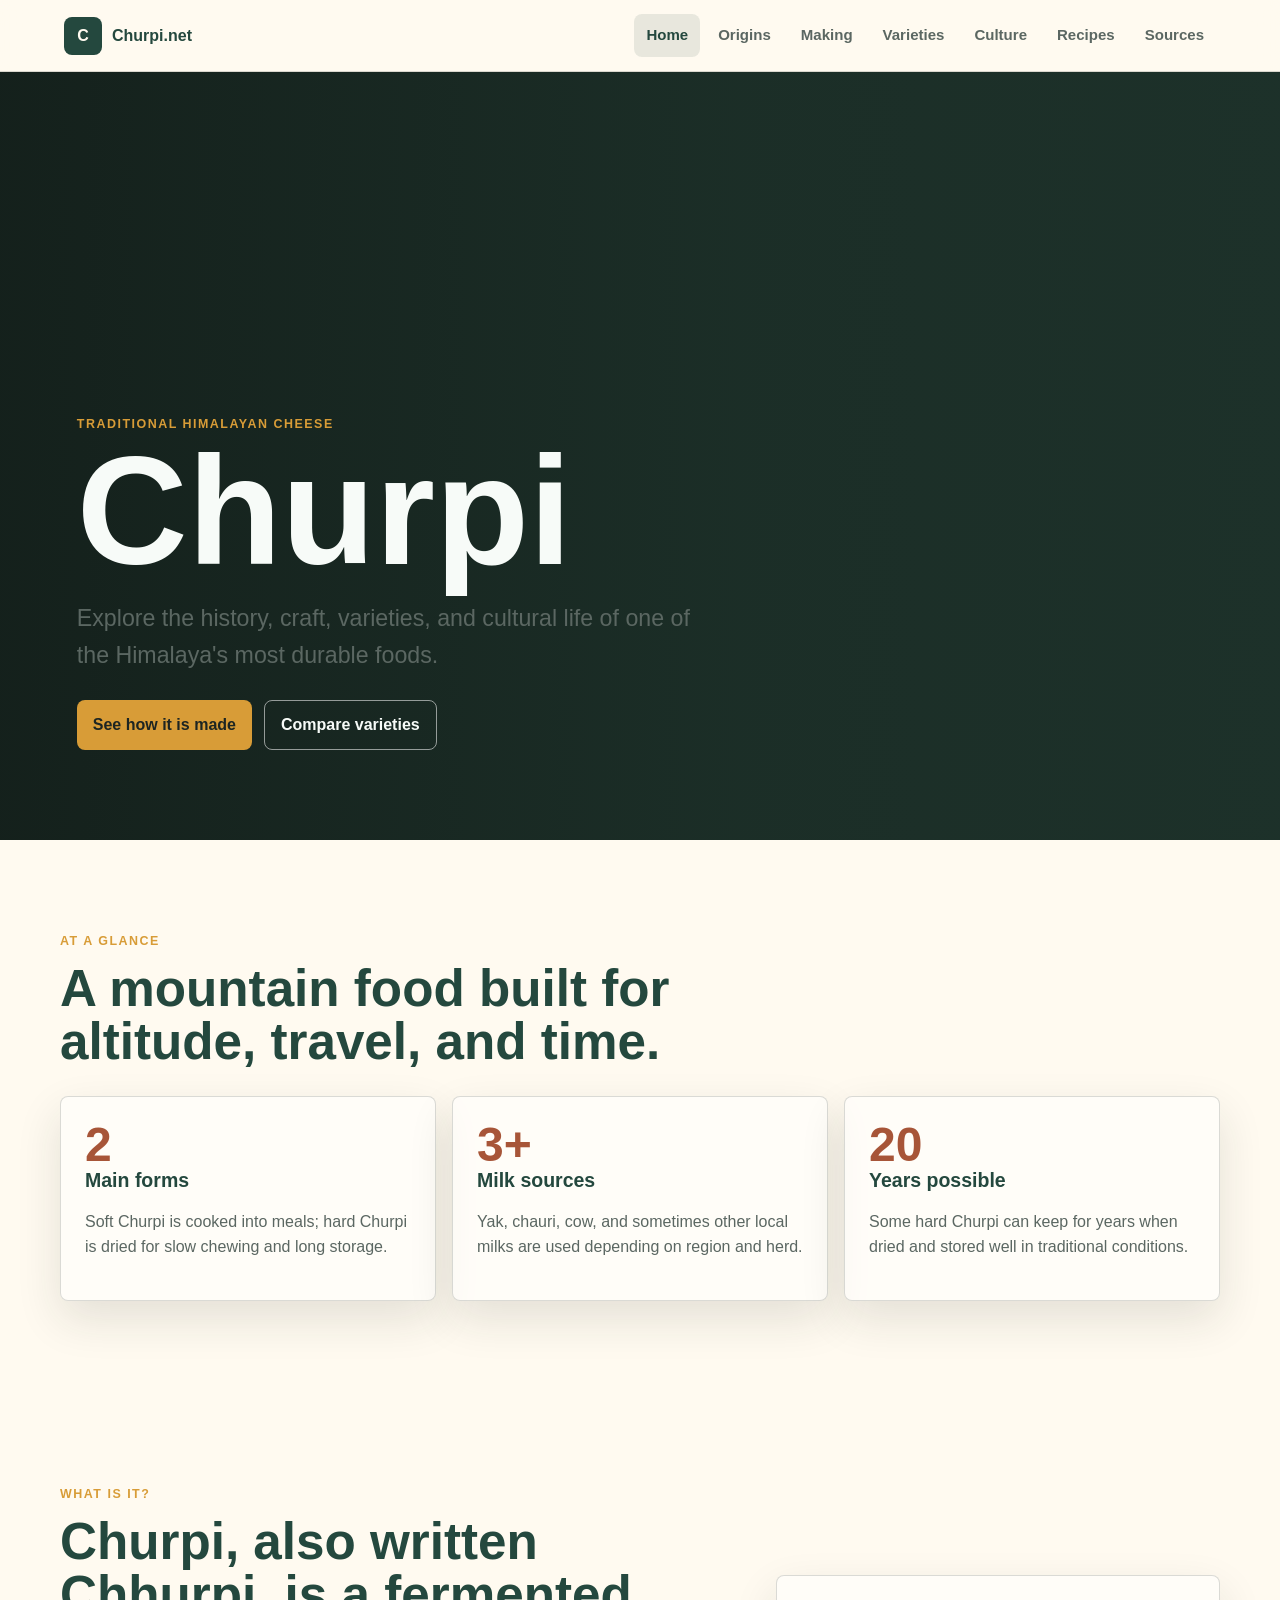
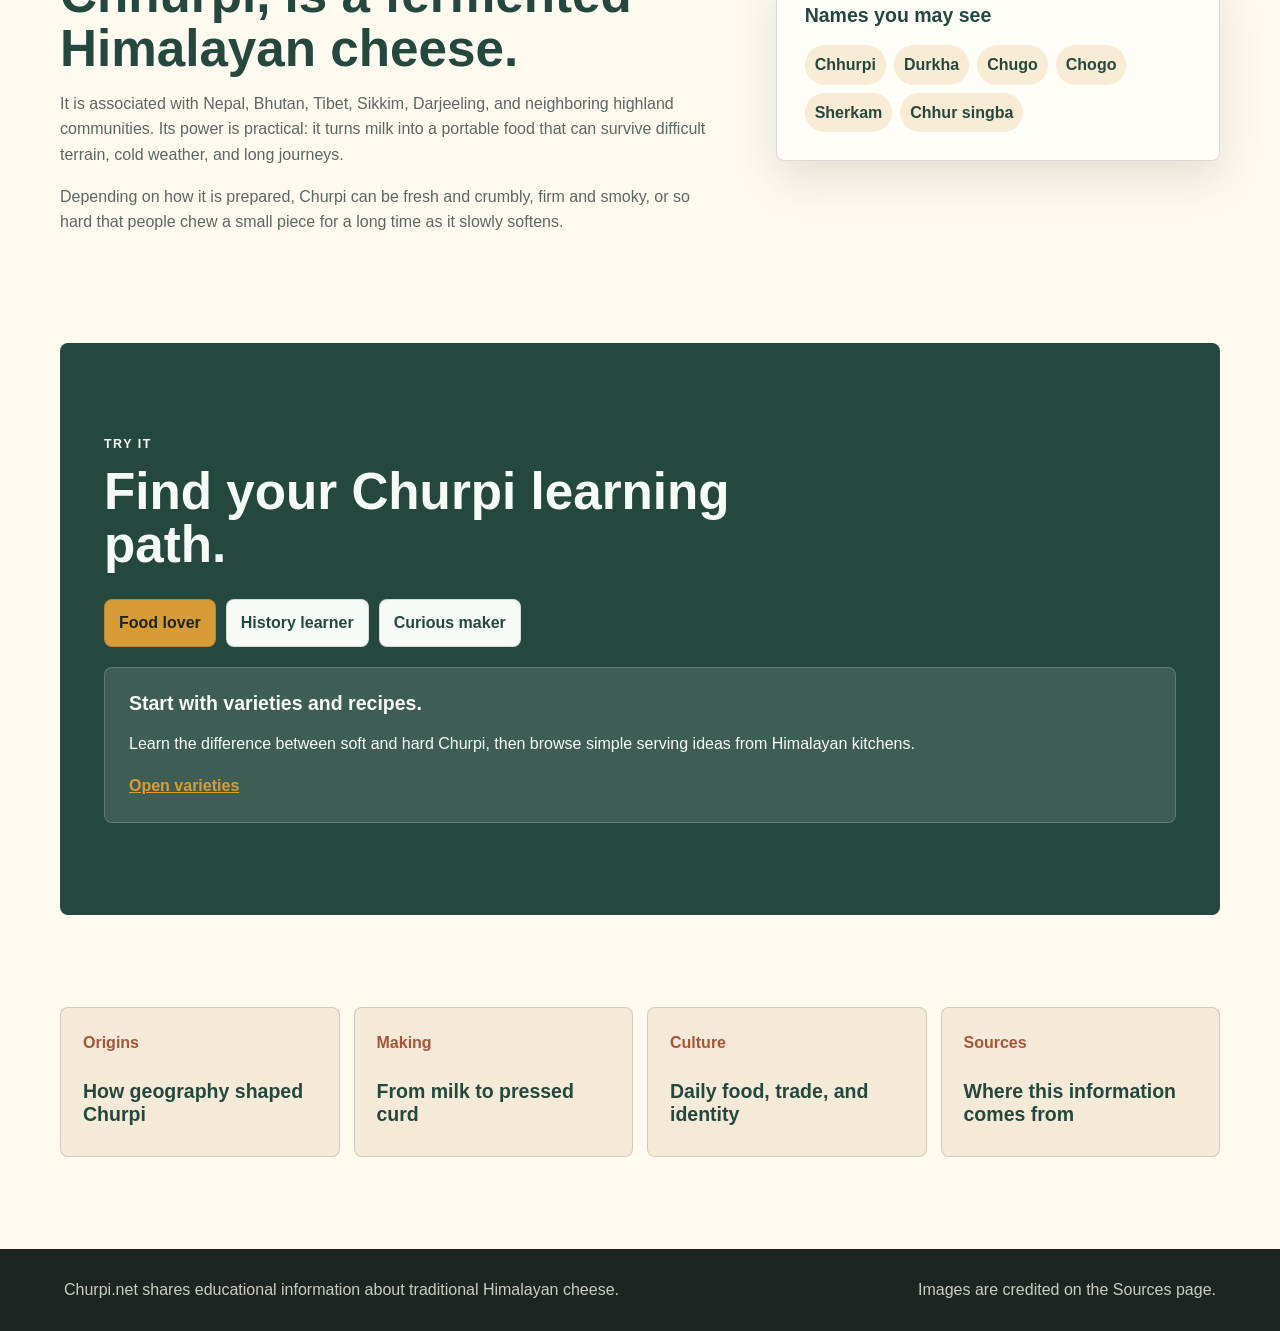
<file: index.html>
<!DOCTYPE html>
<html lang="en">
<head>
  <meta charset="UTF-8">
  <meta name="viewport" content="width=device-width, initial-scale=1.0">
  <meta name="description" content="Churpi.net is an educational guide to Churpi, the traditional Himalayan cheese also spelled Chhurpi, Durkha, Chugo, or Chogo.">
  <title>Churpi.net | Himalayan Cheese Knowledge</title>
  <link rel="preconnect" href="https://commons.wikimedia.org">
  <link rel="stylesheet" href="styles.css">
  <script defer src="script.js"></script>
</head>
<body>
  <header class="site-header">
    <a class="brand" href="index.html" aria-label="Churpi.net home">
      <span class="brand-mark">C</span>
      <span>Churpi.net</span>
    </a>
    <button class="nav-toggle" type="button" aria-expanded="false" aria-controls="site-nav">Menu</button>
    <nav id="site-nav" class="site-nav" aria-label="Main navigation">
      <a href="index.html">Home</a>
      <a href="origins.html">Origins</a>
      <a href="process.html">Making</a>
      <a href="varieties.html">Varieties</a>
      <a href="culture.html">Culture</a>
      <a href="recipes.html">Recipes</a>
      <a href="sources.html">Sources</a>
    </nav>
  </header>

  <main>
    <section class="hero home-hero">
      <div class="hero-media" aria-label="Hard Churpi cheese pieces photographed on a plate"></div>
      <div class="hero-content">
        <p class="eyebrow">Traditional Himalayan cheese</p>
        <h1>Churpi</h1>
        <p>Explore the history, craft, varieties, and cultural life of one of the Himalaya's most durable foods.</p>
        <div class="hero-actions">
          <a class="button primary" href="process.html">See how it is made</a>
          <a class="button ghost" href="varieties.html">Compare varieties</a>
        </div>
      </div>
    </section>

    <section class="quick-facts section-band">
      <div class="section-heading">
        <p class="eyebrow">At a glance</p>
        <h2>A mountain food built for altitude, travel, and time.</h2>
      </div>
      <div class="fact-grid">
        <article>
          <span class="fact-number">2</span>
          <h3>Main forms</h3>
          <p>Soft Churpi is cooked into meals; hard Churpi is dried for slow chewing and long storage.</p>
        </article>
        <article>
          <span class="fact-number">3+</span>
          <h3>Milk sources</h3>
          <p>Yak, chauri, cow, and sometimes other local milks are used depending on region and herd.</p>
        </article>
        <article>
          <span class="fact-number">20</span>
          <h3>Years possible</h3>
          <p>Some hard Churpi can keep for years when dried and stored well in traditional conditions.</p>
        </article>
      </div>
    </section>

    <section class="split-section">
      <div>
        <p class="eyebrow">What is it?</p>
        <h2>Churpi, also written Chhurpi, is a fermented Himalayan cheese.</h2>
        <p>It is associated with Nepal, Bhutan, Tibet, Sikkim, Darjeeling, and neighboring highland communities. Its power is practical: it turns milk into a portable food that can survive difficult terrain, cold weather, and long journeys.</p>
        <p>Depending on how it is prepared, Churpi can be fresh and crumbly, firm and smoky, or so hard that people chew a small piece for a long time as it slowly softens.</p>
      </div>
      <aside class="knowledge-card">
        <h3>Names you may see</h3>
        <div class="tag-cloud" aria-label="Alternative names for Churpi">
          <span>Chhurpi</span>
          <span>Durkha</span>
          <span>Chugo</span>
          <span>Chogo</span>
          <span>Sherkam</span>
          <span>Chhur singba</span>
        </div>
      </aside>
    </section>

    <section class="interactive-panel">
      <div class="section-heading">
        <p class="eyebrow">Try it</p>
        <h2>Find your Churpi learning path.</h2>
      </div>
      <div class="chooser" data-chooser>
        <div class="chooser-buttons" role="tablist" aria-label="Choose a learning path">
          <button type="button" class="active" data-choice="food">Food lover</button>
          <button type="button" data-choice="history">History learner</button>
          <button type="button" data-choice="maker">Curious maker</button>
        </div>
        <div class="chooser-output" aria-live="polite">
          <h3>Start with varieties and recipes.</h3>
          <p>Learn the difference between soft and hard Churpi, then browse simple serving ideas from Himalayan kitchens.</p>
          <a href="varieties.html">Open varieties</a>
        </div>
      </div>
    </section>

    <section class="link-grid" aria-label="Explore the site">
      <a href="origins.html">
        <span>Origins</span>
        <strong>How geography shaped Churpi</strong>
      </a>
      <a href="process.html">
        <span>Making</span>
        <strong>From milk to pressed curd</strong>
      </a>
      <a href="culture.html">
        <span>Culture</span>
        <strong>Daily food, trade, and identity</strong>
      </a>
      <a href="sources.html">
        <span>Sources</span>
        <strong>Where this information comes from</strong>
      </a>
    </section>
  </main>

  <footer class="site-footer">
    <p>Churpi.net shares educational information about traditional Himalayan cheese.</p>
    <p>Images are credited on the Sources page.</p>
  </footer>
</body>
</html>
</file>
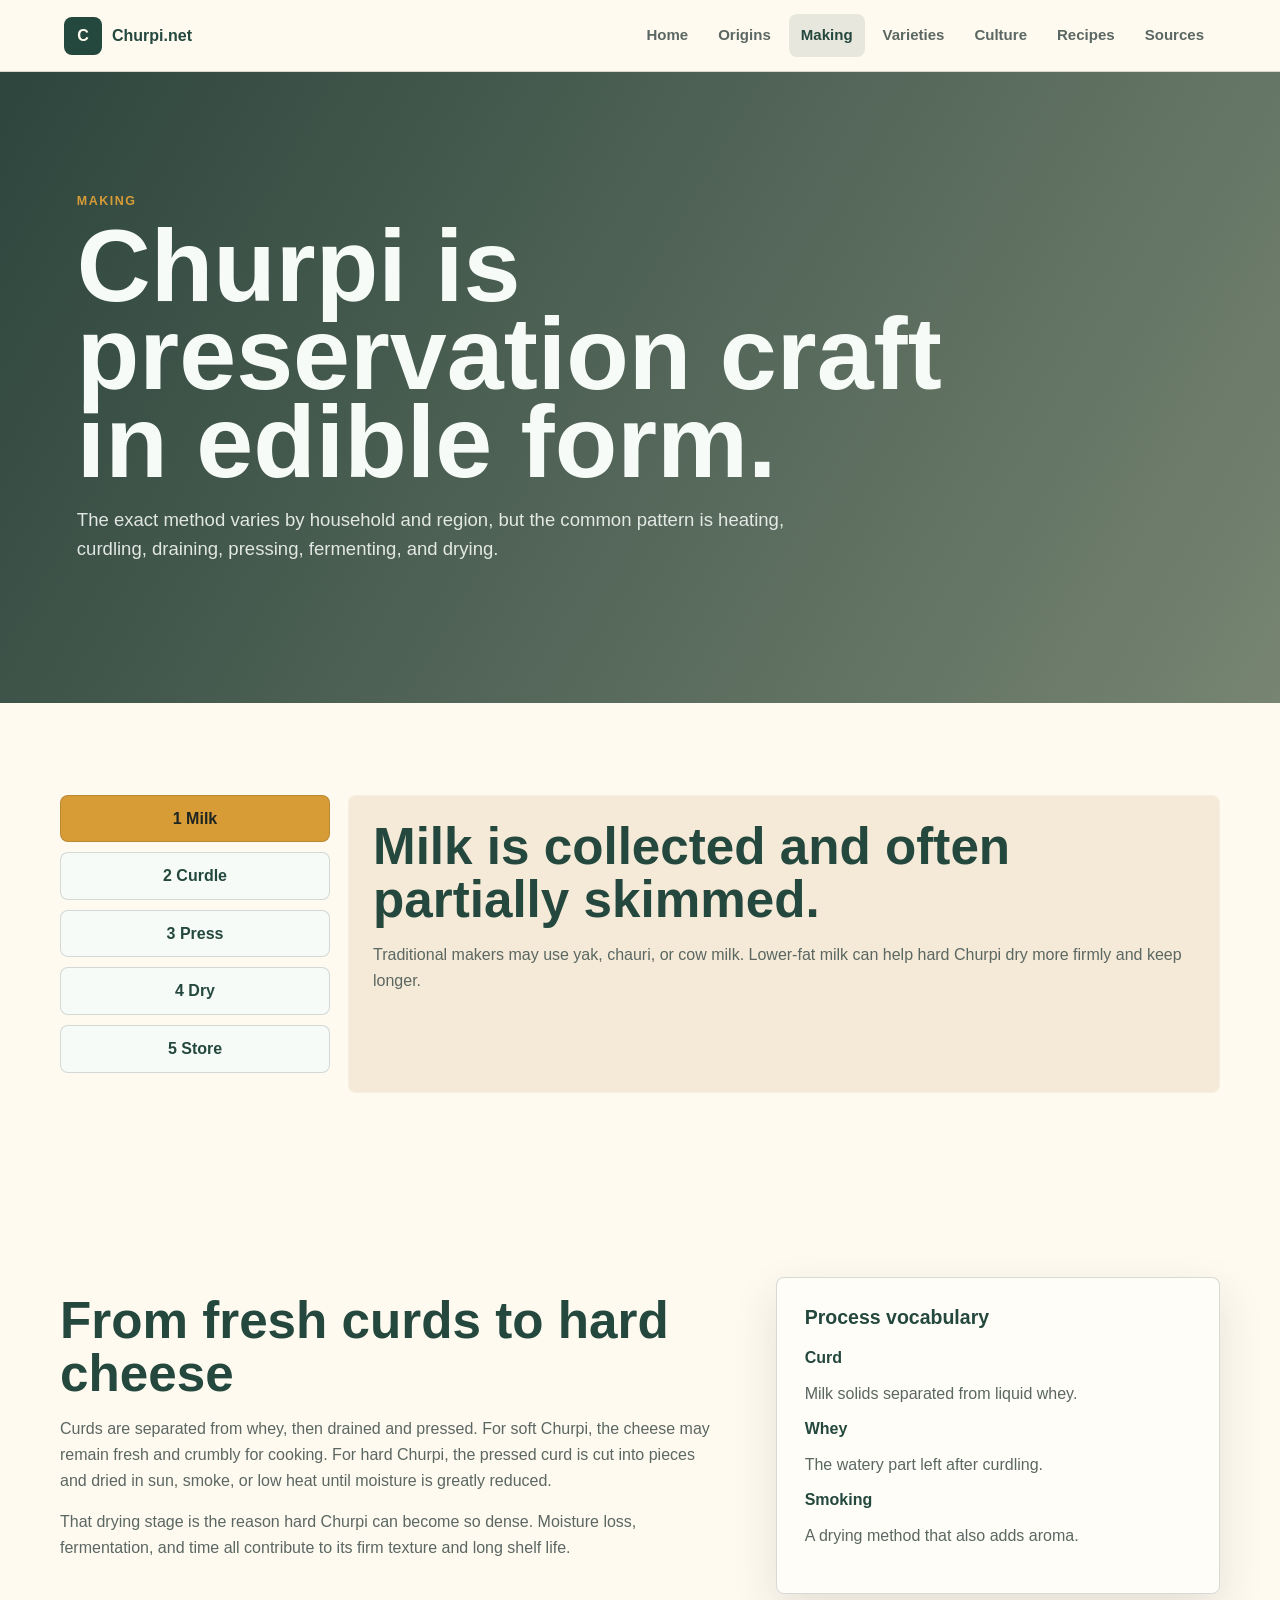
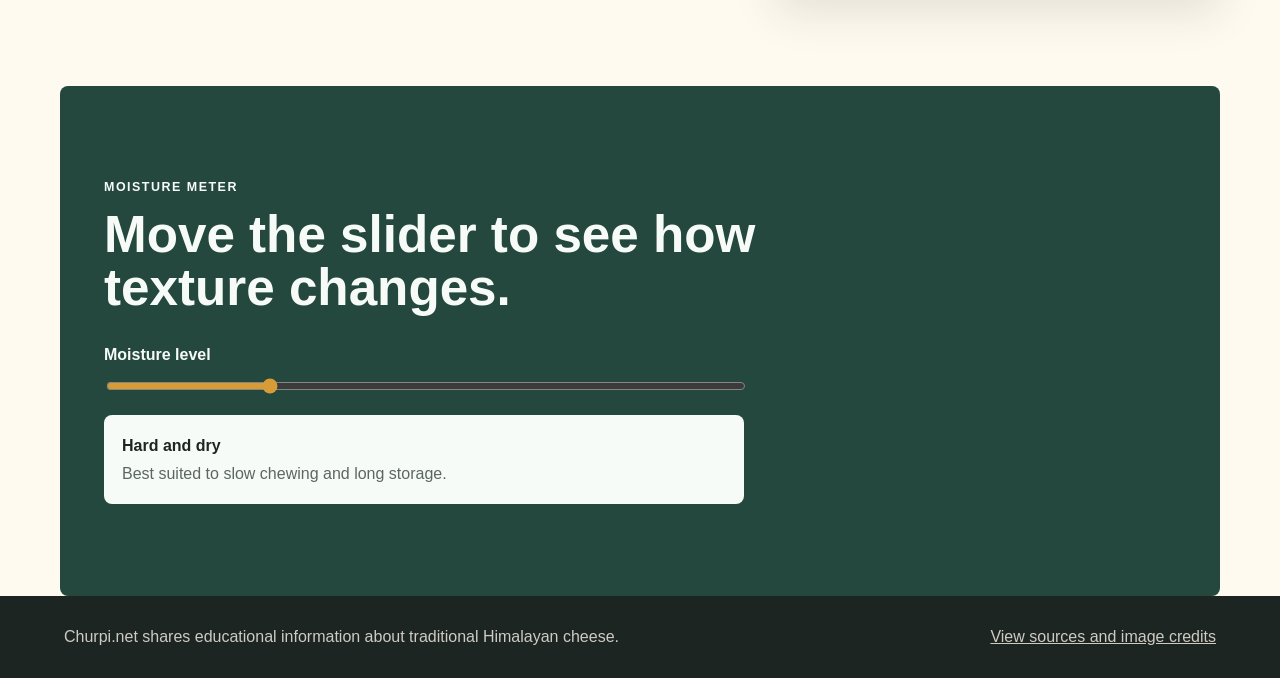
<file: process.html>
<!DOCTYPE html>
<html lang="en">
<head>
  <meta charset="UTF-8">
  <meta name="viewport" content="width=device-width, initial-scale=1.0">
  <meta name="description" content="Understand the traditional process used to make soft and hard Churpi.">
  <title>How Churpi Is Made | Churpi.net</title>
  <link rel="stylesheet" href="styles.css">
  <script defer src="script.js"></script>
</head>
<body>
  <header class="site-header">
    <a class="brand" href="index.html"><span class="brand-mark">C</span><span>Churpi.net</span></a>
    <button class="nav-toggle" type="button" aria-expanded="false" aria-controls="site-nav">Menu</button>
    <nav id="site-nav" class="site-nav" aria-label="Main navigation">
      <a href="index.html">Home</a><a href="origins.html">Origins</a><a href="process.html">Making</a><a href="varieties.html">Varieties</a><a href="culture.html">Culture</a><a href="recipes.html">Recipes</a><a href="sources.html">Sources</a>
    </nav>
  </header>

  <main>
    <section class="page-hero process-hero">
      <p class="eyebrow">Making</p>
      <h1>Churpi is preservation craft in edible form.</h1>
      <p>The exact method varies by household and region, but the common pattern is heating, curdling, draining, pressing, fermenting, and drying.</p>
    </section>

    <section class="process-board" data-process>
      <div class="process-steps" role="tablist" aria-label="Churpi making steps">
        <button class="active" type="button" data-step="milk">1 Milk</button>
        <button type="button" data-step="curd">2 Curdle</button>
        <button type="button" data-step="press">3 Press</button>
        <button type="button" data-step="dry">4 Dry</button>
        <button type="button" data-step="store">5 Store</button>
      </div>
      <div class="process-detail" aria-live="polite">
        <h2>Milk is collected and often partially skimmed.</h2>
        <p>Traditional makers may use yak, chauri, or cow milk. Lower-fat milk can help hard Churpi dry more firmly and keep longer.</p>
      </div>
    </section>

    <section class="split-section">
      <div>
        <h2>From fresh curds to hard cheese</h2>
        <p>Curds are separated from whey, then drained and pressed. For soft Churpi, the cheese may remain fresh and crumbly for cooking. For hard Churpi, the pressed curd is cut into pieces and dried in sun, smoke, or low heat until moisture is greatly reduced.</p>
        <p>That drying stage is the reason hard Churpi can become so dense. Moisture loss, fermentation, and time all contribute to its firm texture and long shelf life.</p>
      </div>
      <aside class="knowledge-card">
        <h3>Process vocabulary</h3>
        <dl class="mini-list">
          <dt>Curd</dt><dd>Milk solids separated from liquid whey.</dd>
          <dt>Whey</dt><dd>The watery part left after curdling.</dd>
          <dt>Smoking</dt><dd>A drying method that also adds aroma.</dd>
        </dl>
      </aside>
    </section>

    <section class="interactive-panel">
      <div class="section-heading">
        <p class="eyebrow">Moisture meter</p>
        <h2>Move the slider to see how texture changes.</h2>
      </div>
      <label class="slider-label" for="moisture">Moisture level</label>
      <input id="moisture" class="range" type="range" min="0" max="100" value="25" data-moisture>
      <div class="meter-output" aria-live="polite">
        <strong>Hard and dry</strong>
        <span>Best suited to slow chewing and long storage.</span>
      </div>
    </section>
  </main>

  <footer class="site-footer">
    <p>Churpi.net shares educational information about traditional Himalayan cheese.</p>
    <p><a href="sources.html">View sources and image credits</a></p>
  </footer>
</body>
</html>
</file>
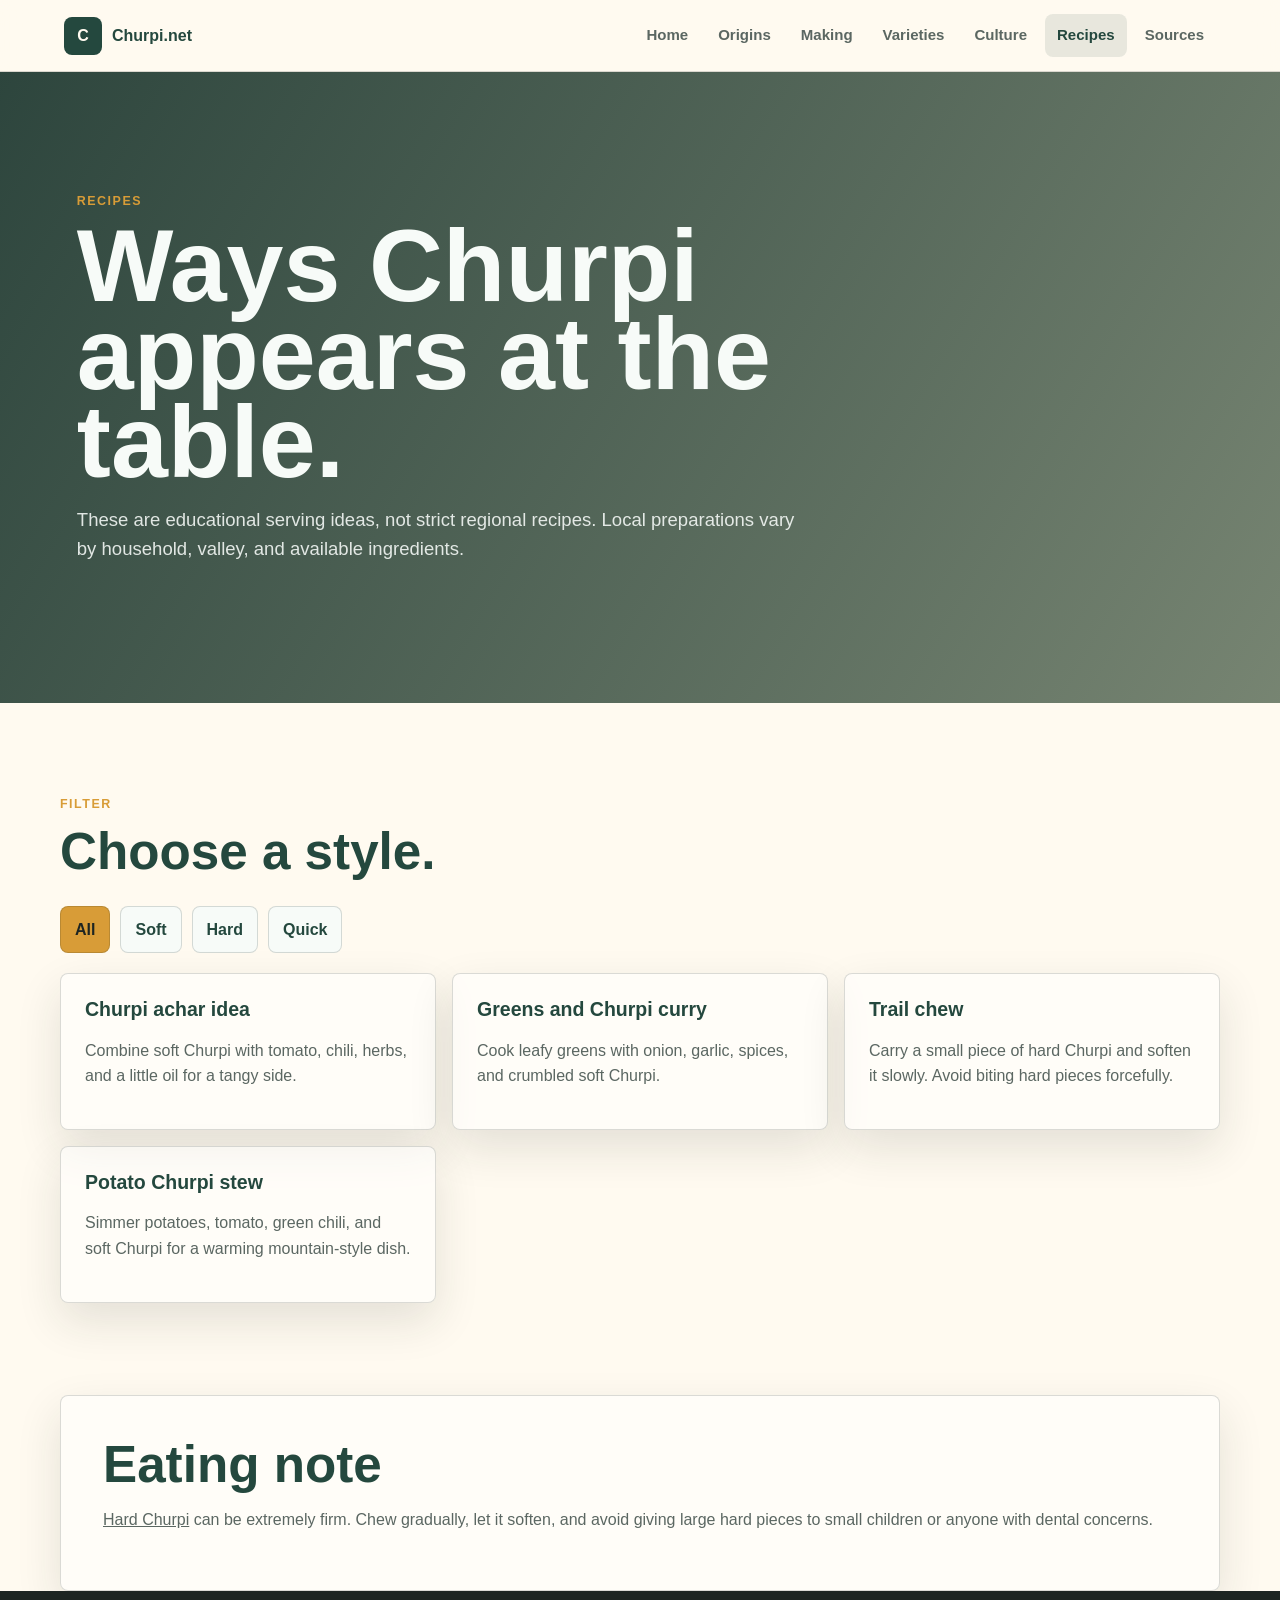
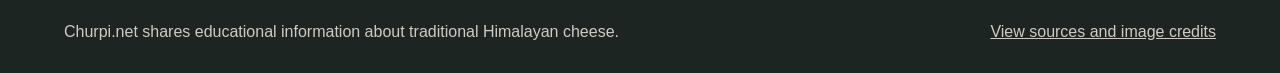
<file: recipes.html>
<!DOCTYPE html>
<html lang="en">
<head>
  <meta charset="UTF-8">
  <meta name="viewport" content="width=device-width, initial-scale=1.0">
  <meta name="description" content="Explore educational serving ideas and recipe concepts using soft and hard Churpi.">
  <title>Recipes and Serving Ideas | Churpi.net</title>
  <link rel="stylesheet" href="styles.css">
  <script defer src="script.js"></script>
</head>
<body>
  <header class="site-header">
    <a class="brand" href="index.html"><span class="brand-mark">C</span><span>Churpi.net</span></a>
    <button class="nav-toggle" type="button" aria-expanded="false" aria-controls="site-nav">Menu</button>
    <nav id="site-nav" class="site-nav" aria-label="Main navigation">
      <a href="index.html">Home</a><a href="origins.html">Origins</a><a href="process.html">Making</a><a href="varieties.html">Varieties</a><a href="culture.html">Culture</a><a href="recipes.html">Recipes</a><a href="sources.html">Sources</a>
    </nav>
  </header>

  <main>
    <section class="page-hero recipes-hero">
      <p class="eyebrow">Recipes</p>
      <h1>Ways Churpi appears at the table.</h1>
      <p>These are educational serving ideas, not strict regional recipes. Local preparations vary by household, valley, and available ingredients.</p>
    </section>

    <section class="recipe-filter" data-filter>
      <div class="section-heading">
        <p class="eyebrow">Filter</p>
        <h2>Choose a style.</h2>
      </div>
      <div class="filter-buttons" aria-label="Filter recipe cards">
        <button type="button" class="active" data-filter-value="all">All</button>
        <button type="button" data-filter-value="soft">Soft</button>
        <button type="button" data-filter-value="hard">Hard</button>
        <button type="button" data-filter-value="quick">Quick</button>
      </div>
      <div class="recipe-grid">
        <article data-tags="soft quick">
          <h3>Churpi achar idea</h3>
          <p>Combine soft Churpi with tomato, chili, herbs, and a little oil for a tangy side.</p>
        </article>
        <article data-tags="soft">
          <h3>Greens and Churpi curry</h3>
          <p>Cook leafy greens with onion, garlic, spices, and crumbled soft Churpi.</p>
        </article>
        <article data-tags="hard quick">
          <h3>Trail chew</h3>
          <p>Carry a small piece of hard Churpi and soften it slowly. Avoid biting hard pieces forcefully.</p>
        </article>
        <article data-tags="soft">
          <h3>Potato Churpi stew</h3>
          <p>Simmer potatoes, tomato, green chili, and soft Churpi for a warming mountain-style dish.</p>
        </article>
      </div>
    </section>

    <section class="safety-note">
      <h2>Eating note</h2>
      <p><a href="https://churpi.in/product/hard-churpi-400g/">Hard Churpi</a> can be extremely firm. Chew gradually, let it soften, and avoid giving large hard pieces to small children or anyone with dental concerns.</p>
    </section>
  </main>

  <footer class="site-footer">
    <p>Churpi.net shares educational information about traditional Himalayan cheese.</p>
    <p><a href="sources.html">View sources and image credits</a></p>
  </footer>
</body>
</html>
</file>
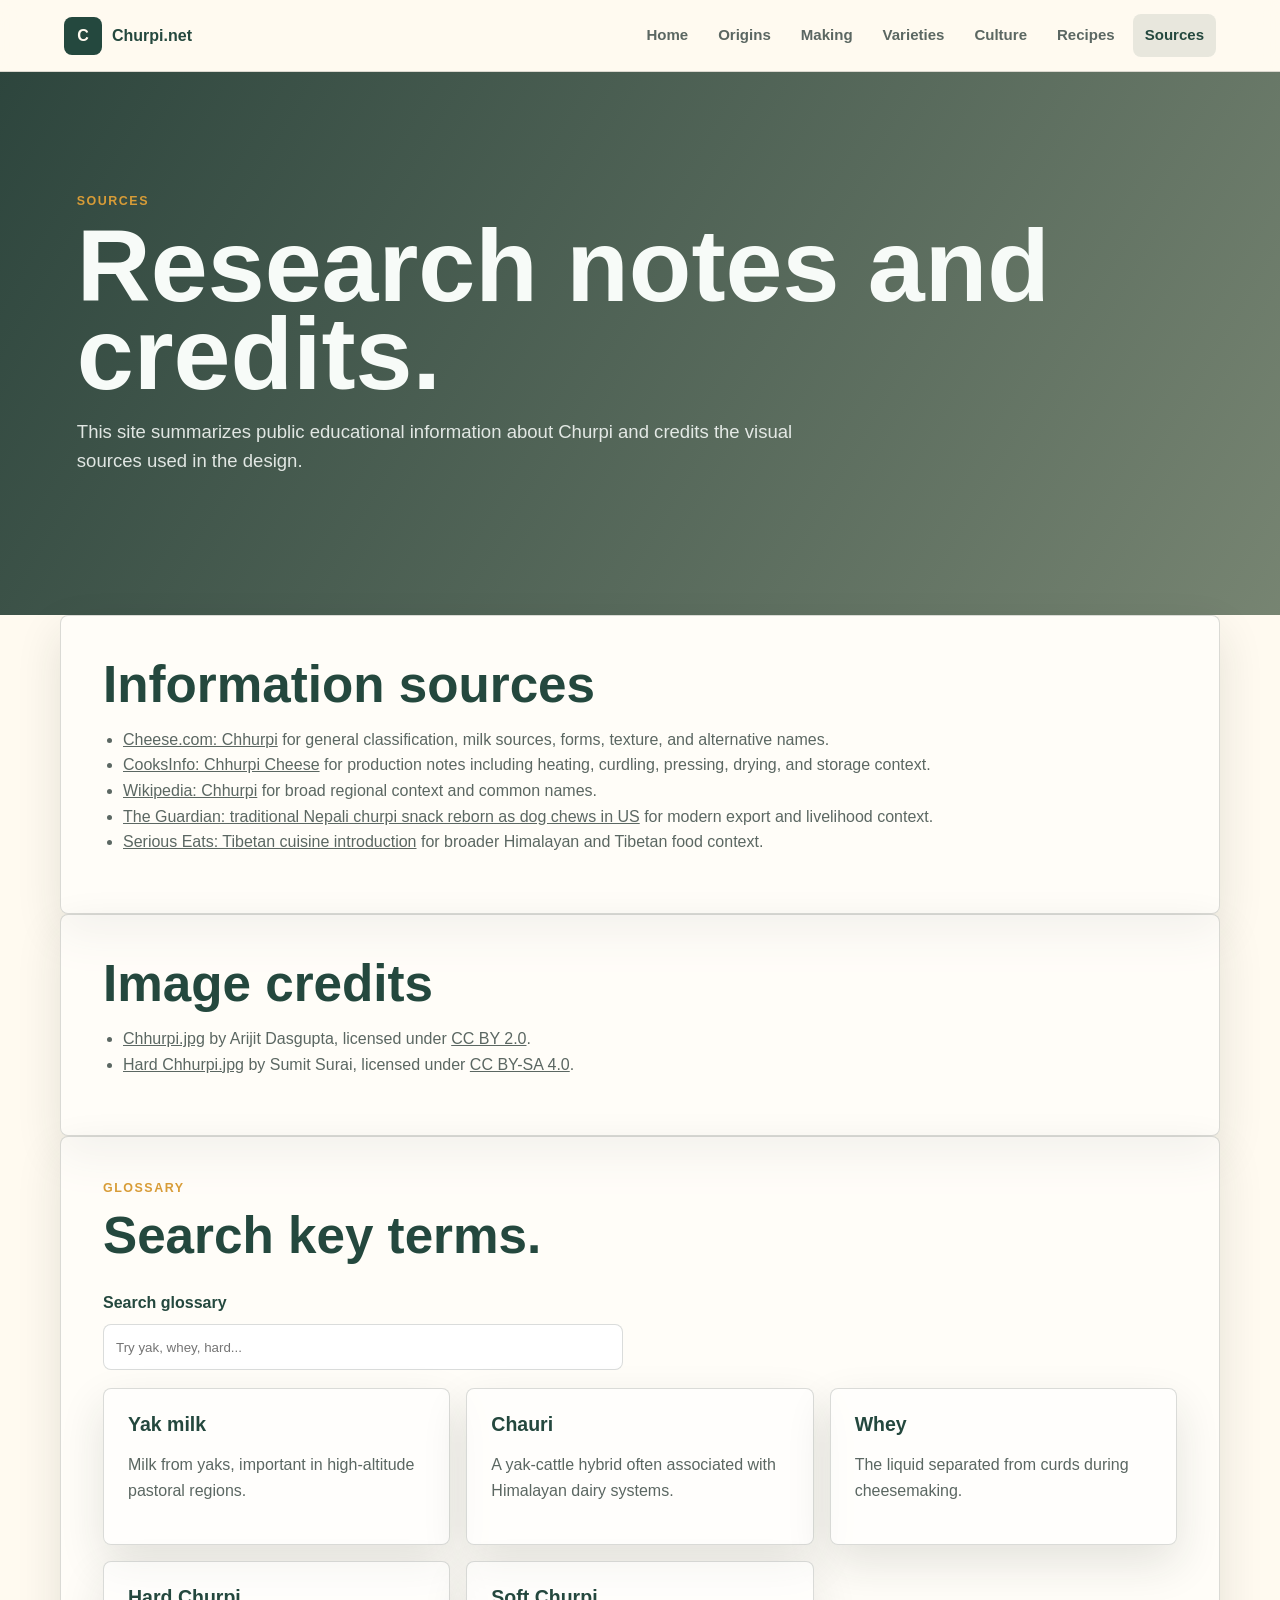
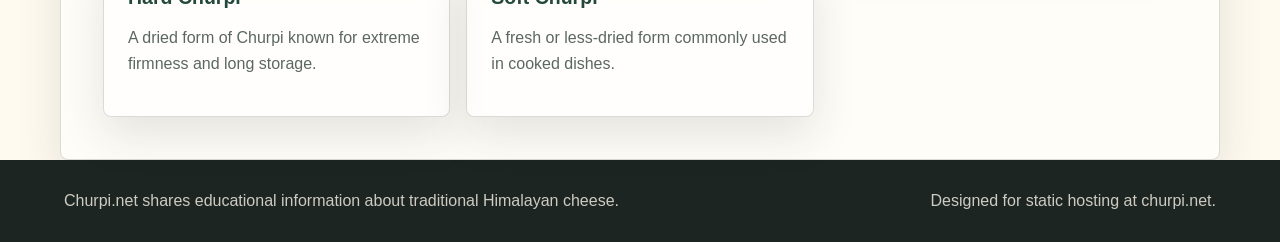
<file: sources.html>
<!DOCTYPE html>
<html lang="en">
<head>
  <meta charset="UTF-8">
  <meta name="viewport" content="width=device-width, initial-scale=1.0">
  <meta name="description" content="Sources, image credits, glossary, and notes for Churpi.net.">
  <title>Sources | Churpi.net</title>
  <link rel="stylesheet" href="styles.css">
  <script defer src="script.js"></script>
</head>
<body>
  <header class="site-header">
    <a class="brand" href="index.html"><span class="brand-mark">C</span><span>Churpi.net</span></a>
    <button class="nav-toggle" type="button" aria-expanded="false" aria-controls="site-nav">Menu</button>
    <nav id="site-nav" class="site-nav" aria-label="Main navigation">
      <a href="index.html">Home</a><a href="origins.html">Origins</a><a href="process.html">Making</a><a href="varieties.html">Varieties</a><a href="culture.html">Culture</a><a href="recipes.html">Recipes</a><a href="sources.html">Sources</a>
    </nav>
  </header>

  <main>
    <section class="page-hero sources-hero">
      <p class="eyebrow">Sources</p>
      <h1>Research notes and credits.</h1>
      <p>This site summarizes public educational information about Churpi and credits the visual sources used in the design.</p>
    </section>

    <section class="sources-list">
      <h2>Information sources</h2>
      <ul>
        <li><a href="https://www.cheese.com/chhurpi/">Cheese.com: Chhurpi</a> for general classification, milk sources, forms, texture, and alternative names.</li>
        <li><a href="https://www.cooksinfo.com/chhurpi-cheese">CooksInfo: Chhurpi Cheese</a> for production notes including heating, curdling, pressing, drying, and storage context.</li>
        <li><a href="https://en.wikipedia.org/wiki/Chhurpi">Wikipedia: Chhurpi</a> for broad regional context and common names.</li>
        <li><a href="https://www.theguardian.com/global-development/2023/apr/24/curd-instinct-traditional-nepali-churpi-snack-reborn-as-dog-chews-in-us">The Guardian: traditional Nepali churpi snack reborn as dog chews in US</a> for modern export and livelihood context.</li>
        <li><a href="https://www.seriouseats.com/tibetan-cuisine-introduction-dishes-to-know">Serious Eats: Tibetan cuisine introduction</a> for broader Himalayan and Tibetan food context.</li>
      </ul>
    </section>

    <section class="sources-list">
      <h2>Image credits</h2>
      <ul>
        <li><a href="https://commons.wikimedia.org/wiki/File:Chhurpi.jpg">Chhurpi.jpg</a> by Arijit Dasgupta, licensed under <a href="https://creativecommons.org/licenses/by/2.0/">CC BY 2.0</a>.</li>
        <li><a href="https://commons.wikimedia.org/wiki/File:Hard_Chhurpi.jpg">Hard Chhurpi.jpg</a> by Sumit Surai, licensed under <a href="https://creativecommons.org/licenses/by-sa/4.0/">CC BY-SA 4.0</a>.</li>
      </ul>
    </section>

    <section class="glossary" data-glossary>
      <div class="section-heading">
        <p class="eyebrow">Glossary</p>
        <h2>Search key terms.</h2>
      </div>
      <label class="search-label" for="glossary-search">Search glossary</label>
      <input id="glossary-search" type="search" placeholder="Try yak, whey, hard..." data-glossary-input>
      <div class="glossary-list">
        <article data-term="yak milk highland animal">
          <h3>Yak milk</h3>
          <p>Milk from yaks, important in high-altitude pastoral regions.</p>
        </article>
        <article data-term="chauri hybrid yak cattle">
          <h3>Chauri</h3>
          <p>A yak-cattle hybrid often associated with Himalayan dairy systems.</p>
        </article>
        <article data-term="whey liquid curd">
          <h3>Whey</h3>
          <p>The liquid separated from curds during cheesemaking.</p>
        </article>
        <article data-term="hard churpi dried storage chew">
          <h3>Hard Churpi</h3>
          <p>A dried form of Churpi known for extreme firmness and long storage.</p>
        </article>
        <article data-term="soft churpi fresh cooking curry">
          <h3>Soft Churpi</h3>
          <p>A fresh or less-dried form commonly used in cooked dishes.</p>
        </article>
      </div>
    </section>
  </main>

  <footer class="site-footer">
    <p>Churpi.net shares educational information about traditional Himalayan cheese.</p>
    <p>Designed for static hosting at churpi.net.</p>
  </footer>
</body>
</html>
</file>
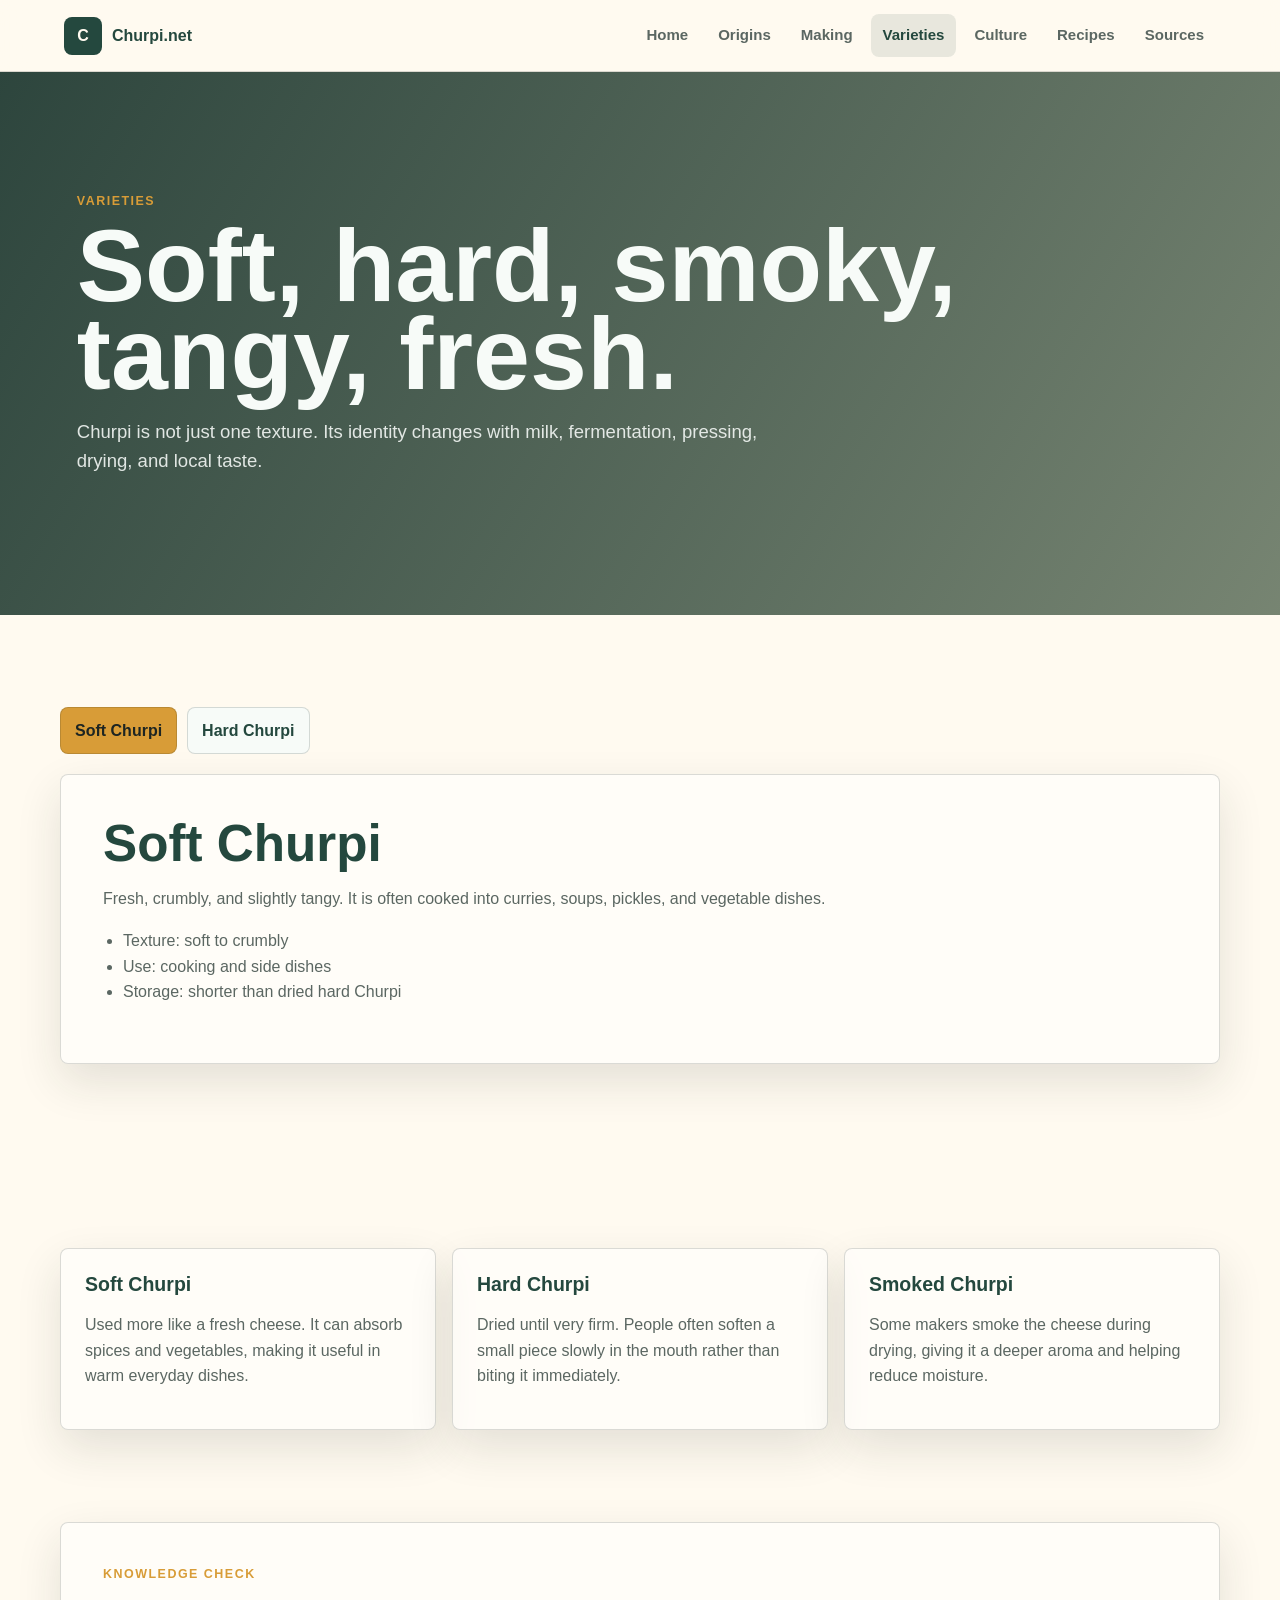
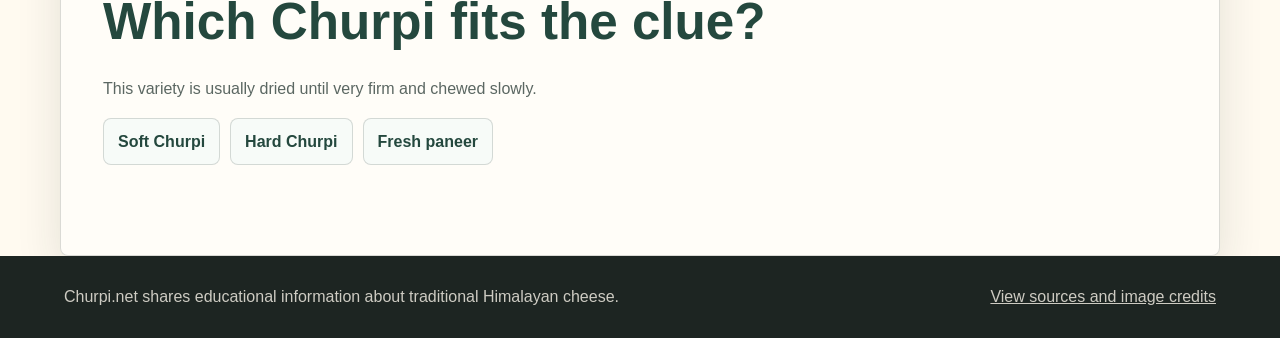
<file: varieties.html>
<!DOCTYPE html>
<html lang="en">
<head>
  <meta charset="UTF-8">
  <meta name="viewport" content="width=device-width, initial-scale=1.0">
  <meta name="description" content="Compare soft Churpi and hard Churpi by texture, use, storage, and taste.">
  <title>Varieties | Churpi.net</title>
  <link rel="stylesheet" href="styles.css">
  <script defer src="script.js"></script>
</head>
<body>
  <header class="site-header">
    <a class="brand" href="index.html"><span class="brand-mark">C</span><span>Churpi.net</span></a>
    <button class="nav-toggle" type="button" aria-expanded="false" aria-controls="site-nav">Menu</button>
    <nav id="site-nav" class="site-nav" aria-label="Main navigation">
      <a href="index.html">Home</a><a href="origins.html">Origins</a><a href="process.html">Making</a><a href="varieties.html">Varieties</a><a href="culture.html">Culture</a><a href="recipes.html">Recipes</a><a href="sources.html">Sources</a>
    </nav>
  </header>

  <main>
    <section class="page-hero varieties-hero">
      <p class="eyebrow">Varieties</p>
      <h1>Soft, hard, smoky, tangy, fresh.</h1>
      <p>Churpi is not just one texture. Its identity changes with milk, fermentation, pressing, drying, and local taste.</p>
    </section>

    <section class="compare-section" data-compare>
      <div class="compare-controls" role="tablist" aria-label="Compare Churpi varieties">
        <button type="button" class="active" data-variety="soft">Soft Churpi</button>
        <button type="button" data-variety="hard">Hard Churpi</button>
      </div>
      <div class="compare-card" aria-live="polite">
        <h2>Soft Churpi</h2>
        <p>Fresh, crumbly, and slightly tangy. It is often cooked into curries, soups, pickles, and vegetable dishes.</p>
        <ul>
          <li>Texture: soft to crumbly</li>
          <li>Use: cooking and side dishes</li>
          <li>Storage: shorter than dried hard Churpi</li>
        </ul>
      </div>
    </section>

    <section class="card-row">
      <article>
        <h3>Soft Churpi</h3>
        <p>Used more like a fresh cheese. It can absorb spices and vegetables, making it useful in warm everyday dishes.</p>
      </article>
      <article>
        <h3>Hard Churpi</h3>
        <p>Dried until very firm. People often soften a small piece slowly in the mouth rather than biting it immediately.</p>
      </article>
      <article>
        <h3>Smoked Churpi</h3>
        <p>Some makers smoke the cheese during drying, giving it a deeper aroma and helping reduce moisture.</p>
      </article>
    </section>

    <section class="quiz-section" data-quiz>
      <div class="section-heading">
        <p class="eyebrow">Knowledge check</p>
        <h2>Which Churpi fits the clue?</h2>
      </div>
      <p class="quiz-question">This variety is usually dried until very firm and chewed slowly.</p>
      <div class="quiz-options">
        <button type="button" data-answer="wrong">Soft Churpi</button>
        <button type="button" data-answer="right">Hard Churpi</button>
        <button type="button" data-answer="wrong">Fresh paneer</button>
      </div>
      <p class="quiz-result" aria-live="polite"></p>
    </section>
  </main>

  <footer class="site-footer">
    <p>Churpi.net shares educational information about traditional Himalayan cheese.</p>
    <p><a href="sources.html">View sources and image credits</a></p>
  </footer>
</body>
</html>
</file>
<file: styles.css>
:root {
  --ink: #1d2522;
  --muted: #5b6762;
  --paper: #fffaf0;
  --paper-strong: #f4ead7;
  --forest: #24483e;
  --moss: #7d8f5b;
  --saffron: #d89c37;
  --clay: #a75538;
  --snow: #f7fbf8;
  --line: rgba(29, 37, 34, 0.16);
  --shadow: 0 18px 45px rgba(32, 39, 34, 0.12);
}

* {
  box-sizing: border-box;
}

html {
  scroll-behavior: smooth;
}

body {
  margin: 0;
  color: var(--ink);
  background: var(--paper);
  font-family: Arial, Helvetica, sans-serif;
  line-height: 1.6;
}

a {
  color: inherit;
}

img {
  display: block;
  max-width: 100%;
}

.site-header {
  position: sticky;
  top: 0;
  z-index: 20;
  display: flex;
  align-items: center;
  justify-content: space-between;
  gap: 18px;
  min-height: 72px;
  padding: 14px clamp(18px, 5vw, 72px);
  background: rgba(255, 250, 240, 0.94);
  border-bottom: 1px solid var(--line);
  backdrop-filter: blur(14px);
}

.brand {
  display: inline-flex;
  align-items: center;
  gap: 10px;
  color: var(--forest);
  font-weight: 800;
  text-decoration: none;
}

.brand-mark {
  display: grid;
  place-items: center;
  width: 38px;
  height: 38px;
  color: var(--paper);
  background: var(--forest);
  border-radius: 8px;
}

.site-nav {
  display: flex;
  align-items: center;
  gap: 6px;
}

.site-nav a {
  padding: 9px 12px;
  border-radius: 8px;
  color: var(--muted);
  font-size: 0.94rem;
  font-weight: 700;
  text-decoration: none;
}

.site-nav a:hover,
.site-nav a.active {
  color: var(--forest);
  background: rgba(36, 72, 62, 0.1);
}

.nav-toggle {
  display: none;
  padding: 9px 12px;
  color: var(--paper);
  background: var(--forest);
  border: 0;
  border-radius: 8px;
  font-weight: 800;
}

.hero {
  position: relative;
  min-height: calc(100vh - 132px);
  display: grid;
  align-items: end;
  overflow: hidden;
  background: #1f352d;
}

.hero::after {
  content: "";
  position: absolute;
  inset: 0;
  background: linear-gradient(90deg, rgba(18, 28, 24, 0.82), rgba(18, 28, 24, 0.28) 58%, rgba(18, 28, 24, 0.16));
}

.hero-media {
  position: absolute;
  inset: 0;
  background-image: url("https://commons.wikimedia.org/wiki/Special:Redirect/file/Hard_Chhurpi.jpg");
  background-size: cover;
  background-position: center;
  filter: saturate(0.9) contrast(1.02);
}

.hero-content {
  position: relative;
  z-index: 1;
  width: min(760px, calc(100% - 36px));
  margin: 0 clamp(18px, 6vw, 84px) clamp(52px, 8vw, 90px);
  color: var(--snow);
}

.hero-content h1,
.page-hero h1 {
  margin: 0;
  font-size: clamp(4rem, 12vw, 10rem);
  line-height: 0.86;
  letter-spacing: 0;
}

.hero-content p:not(.eyebrow) {
  max-width: 620px;
  font-size: clamp(1.08rem, 2vw, 1.45rem);
}

.eyebrow {
  margin: 0 0 10px;
  color: var(--saffron);
  font-size: 0.78rem;
  font-weight: 900;
  letter-spacing: 0.12em;
  text-transform: uppercase;
}

.hero-actions {
  display: flex;
  flex-wrap: wrap;
  gap: 12px;
  margin-top: 26px;
}

.button {
  display: inline-flex;
  align-items: center;
  min-height: 46px;
  padding: 11px 16px;
  border-radius: 8px;
  font-weight: 800;
  text-decoration: none;
}

.button.primary {
  color: var(--ink);
  background: var(--saffron);
}

.button.ghost {
  color: var(--snow);
  border: 1px solid rgba(255, 255, 255, 0.54);
}

.section-band,
.split-section,
.interactive-panel,
.link-grid,
.timeline-section,
.region-grid,
.process-board,
.compare-section,
.card-row,
.quiz-section,
.accordion-section,
.recipe-filter,
.safety-note,
.sources-list,
.glossary,
.quote-band {
  width: min(1160px, calc(100% - 36px));
  margin: 0 auto;
  padding: clamp(54px, 8vw, 92px) 0;
}

.section-heading {
  max-width: 720px;
  margin-bottom: 28px;
}

.section-heading h2,
.split-section h2,
.process-detail h2,
.compare-card h2,
.sources-list h2,
.safety-note h2 {
  margin: 0;
  color: var(--forest);
  font-size: clamp(2rem, 4vw, 3.6rem);
  line-height: 1.04;
  letter-spacing: 0;
}

.fact-grid,
.region-grid,
.card-row,
.recipe-grid,
.glossary-list {
  display: grid;
  grid-template-columns: repeat(3, minmax(0, 1fr));
  gap: 16px;
}

.fact-grid article,
.region-grid article,
.card-row article,
.recipe-grid article,
.glossary-list article,
.knowledge-card,
.compare-card,
.quiz-section,
.safety-note,
.sources-list,
.glossary {
  background: rgba(255, 255, 255, 0.55);
  border: 1px solid var(--line);
  border-radius: 8px;
  box-shadow: var(--shadow);
}

.fact-grid article,
.region-grid article,
.card-row article,
.recipe-grid article,
.glossary-list article {
  padding: 24px;
}

.fact-number {
  color: var(--clay);
  font-size: 3rem;
  font-weight: 900;
  line-height: 1;
}

h3 {
  margin: 0 0 8px;
  color: var(--forest);
  font-size: 1.22rem;
  line-height: 1.2;
}

p {
  color: var(--muted);
}

.split-section {
  display: grid;
  grid-template-columns: minmax(0, 1.1fr) minmax(280px, 0.75fr);
  gap: clamp(24px, 5vw, 72px);
  align-items: center;
}

.knowledge-card {
  padding: 28px;
}

.tag-cloud {
  display: flex;
  flex-wrap: wrap;
  gap: 8px;
  margin-top: 18px;
}

.tag-cloud span {
  padding: 7px 10px;
  color: var(--forest);
  background: rgba(216, 156, 55, 0.18);
  border-radius: 999px;
  font-weight: 800;
}

.interactive-panel {
  padding-right: clamp(18px, 4vw, 44px);
  padding-left: clamp(18px, 4vw, 44px);
  background: var(--forest);
  border-radius: 8px;
}

.interactive-panel h2,
.interactive-panel p {
  color: var(--snow);
}

.chooser-buttons,
.compare-controls,
.process-steps,
.filter-buttons,
.quiz-options {
  display: flex;
  flex-wrap: wrap;
  gap: 10px;
  margin-bottom: 20px;
}

button {
  cursor: pointer;
  font: inherit;
}

.chooser-buttons button,
.compare-controls button,
.process-steps button,
.filter-buttons button,
.quiz-options button,
.timeline-item {
  min-height: 44px;
  padding: 10px 14px;
  color: var(--forest);
  background: var(--snow);
  border: 1px solid var(--line);
  border-radius: 8px;
  font-weight: 800;
}

.chooser-buttons button.active,
.compare-controls button.active,
.process-steps button.active,
.filter-buttons button.active,
.timeline-item.active {
  color: var(--ink);
  background: var(--saffron);
}

.chooser-output,
.timeline-panel,
.process-detail {
  padding: 24px;
  background: rgba(255, 255, 255, 0.12);
  border: 1px solid rgba(255, 255, 255, 0.18);
  border-radius: 8px;
}

.chooser-output h3,
.timeline-panel h3 {
  color: var(--snow);
}

.chooser-output a {
  color: var(--saffron);
  font-weight: 900;
}

.link-grid {
  display: grid;
  grid-template-columns: repeat(4, minmax(0, 1fr));
  gap: 14px;
}

.link-grid a {
  min-height: 150px;
  padding: 22px;
  background: var(--paper-strong);
  border: 1px solid var(--line);
  border-radius: 8px;
  text-decoration: none;
}

.link-grid span {
  display: block;
  margin-bottom: 24px;
  color: var(--clay);
  font-weight: 900;
}

.link-grid strong {
  display: block;
  color: var(--forest);
  font-size: 1.22rem;
  line-height: 1.18;
}

.page-hero {
  min-height: 430px;
  display: grid;
  align-content: end;
  padding: clamp(60px, 10vw, 120px) clamp(18px, 6vw, 84px);
  color: var(--snow);
  background: linear-gradient(120deg, rgba(32, 58, 50, 0.94), rgba(66, 87, 65, 0.72)), url("https://commons.wikimedia.org/wiki/Special:Redirect/file/Chhurpi.jpg") center / cover;
}

.page-hero p:not(.eyebrow) {
  max-width: 720px;
  color: rgba(247, 251, 248, 0.88);
  font-size: 1.16rem;
}

.page-hero h1 {
  max-width: 980px;
  font-size: clamp(3rem, 8vw, 7.6rem);
}

.image-card {
  margin: 0;
  overflow: hidden;
  background: #fff;
  border: 1px solid var(--line);
  border-radius: 8px;
  box-shadow: var(--shadow);
}

.image-card img {
  width: 100%;
  aspect-ratio: 4 / 3;
  object-fit: cover;
}

.image-card figcaption {
  padding: 12px 14px;
  color: var(--muted);
  font-size: 0.86rem;
}

.timeline {
  display: grid;
  grid-template-columns: repeat(4, minmax(0, 1fr));
  gap: 10px;
  margin-bottom: 12px;
}

.timeline-panel,
.process-detail {
  background: var(--paper-strong);
}

.timeline-panel h3,
.process-detail h2 {
  color: var(--forest);
}

.process-board {
  display: grid;
  grid-template-columns: 270px minmax(0, 1fr);
  gap: 18px;
}

.process-steps {
  display: grid;
  align-content: start;
}

.mini-list {
  display: grid;
  gap: 10px;
}

.mini-list dt {
  color: var(--forest);
  font-weight: 900;
}

.mini-list dd {
  margin: 0;
  color: var(--muted);
}

.range {
  width: min(640px, 100%);
  accent-color: var(--saffron);
}

.slider-label,
.search-label {
  display: block;
  margin-bottom: 8px;
  color: var(--snow);
  font-weight: 900;
}

.meter-output {
  display: grid;
  gap: 2px;
  max-width: 640px;
  margin-top: 14px;
  padding: 18px;
  color: var(--ink);
  background: var(--snow);
  border-radius: 8px;
}

.meter-output span {
  color: var(--muted);
}

.compare-card,
.quiz-section,
.safety-note,
.sources-list,
.glossary {
  padding: clamp(24px, 4vw, 42px);
}

.compare-card ul,
.sources-list ul {
  padding-left: 20px;
  color: var(--muted);
}

.quiz-result {
  min-height: 28px;
  margin: 8px 0 0;
  font-weight: 900;
}

.accordion {
  display: grid;
  gap: 8px;
}

.accordion > button {
  width: 100%;
  padding: 16px;
  color: var(--forest);
  background: var(--paper-strong);
  border: 1px solid var(--line);
  border-radius: 8px;
  font-weight: 900;
  text-align: left;
}

.accordion-panel {
  display: none;
  padding: 0 16px 12px;
}

.accordion-panel.open {
  display: block;
}

.quote-band {
  color: var(--snow);
  background: var(--clay);
  border-radius: 8px;
}

.quote-band p {
  width: min(880px, calc(100% - 36px));
  margin: 0 auto;
  color: var(--snow);
  font-size: clamp(1.7rem, 4vw, 3.4rem);
  line-height: 1.1;
  font-weight: 900;
}

.recipe-grid article[hidden],
.glossary-list article[hidden] {
  display: none;
}

.glossary input {
  width: min(520px, 100%);
  min-height: 46px;
  margin-bottom: 18px;
  padding: 10px 12px;
  border: 1px solid var(--line);
  border-radius: 8px;
}

.glossary .search-label {
  color: var(--forest);
}

.site-footer {
  display: flex;
  flex-wrap: wrap;
  justify-content: space-between;
  gap: 14px;
  padding: 28px clamp(18px, 5vw, 72px);
  background: var(--ink);
}

.site-footer p,
.site-footer a {
  margin: 0;
  color: rgba(255, 250, 240, 0.78);
}

@media (max-width: 860px) {
  .nav-toggle {
    display: inline-flex;
  }

  .site-nav {
    position: absolute;
    top: 72px;
    right: 18px;
    left: 18px;
    display: none;
    flex-direction: column;
    align-items: stretch;
    padding: 10px;
    background: var(--paper);
    border: 1px solid var(--line);
    border-radius: 8px;
    box-shadow: var(--shadow);
  }

  .site-nav.open {
    display: flex;
  }

  .hero {
    min-height: calc(100vh - 112px);
  }

  .hero::after {
    background: linear-gradient(0deg, rgba(18, 28, 24, 0.86), rgba(18, 28, 24, 0.26));
  }

  .split-section,
  .process-board {
    grid-template-columns: 1fr;
  }

  .fact-grid,
  .region-grid,
  .card-row,
  .recipe-grid,
  .glossary-list,
  .link-grid,
  .timeline {
    grid-template-columns: 1fr;
  }

  .page-hero {
    min-height: 520px;
  }
}

@media (max-width: 520px) {
  .site-header {
    min-height: 66px;
  }

  .site-nav {
    top: 66px;
  }

  .hero-content h1,
  .page-hero h1 {
    font-size: clamp(3.5rem, 22vw, 5.4rem);
  }

  .hero-actions,
  .chooser-buttons,
  .compare-controls,
  .process-steps,
  .filter-buttons,
  .quiz-options {
    display: grid;
  }
}
</file>
